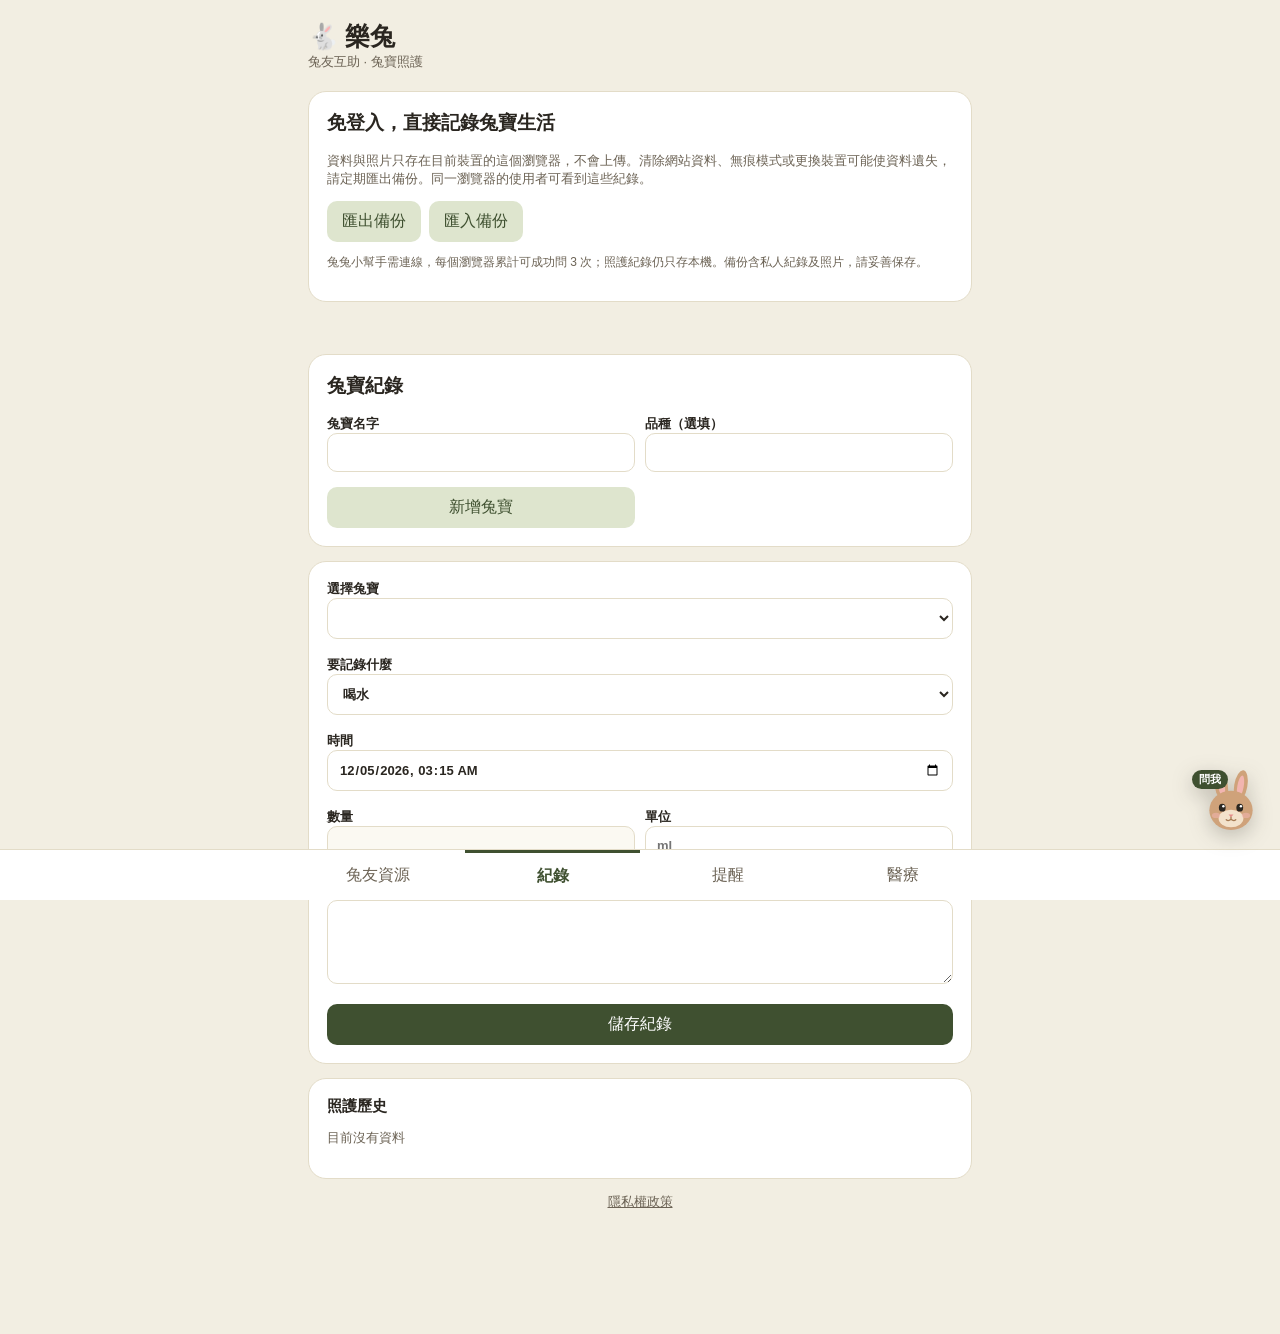
<file: index.html>
<!DOCTYPE html><html lang="zh-Hant-TW"><head><meta charset="UTF-8"><meta name="viewport" content="width=device-width,initial-scale=1,viewport-fit=cover"><title>樂兔 Lobit</title><meta name="theme-color" content="#40502F"><link rel="manifest" href="manifest.json"><link rel="apple-touch-icon" href="icon-192.png"><style>
  :root{
    --bg: #F2EEE2;
    --bg-deep: #EAE4D2;
    --surface: #FFFFFF;
    --surface-soft: #FBF9F2;
    --ink: #2A2620;
    --ink-soft: #6C6355;
    --ink-faint: #9C9384;
    --line: #E3DCC8;
    --moss: #3F5030;
    --moss-deep: #2E3B22;
    --moss-soft: #DEE5CE;
    --clay: #B4763A;
    --clay-soft: #F1DFC4;
    --brick: #B23F27;
    --brick-soft: #F5DAD1;
    --radius-s: 10px;
    --radius-m: 16px;
    --radius-l: 22px;
    --shadow: 0 1px 2px rgba(42,38,32,.06), 0 6px 18px rgba(42,38,32,.07);
  }
  *{box-sizing:border-box;}
  html,body{height:100%;}
  body{
    margin:0;
    font-family:'Noto Sans TC', sans-serif;
    background: var(--bg-deep);
    color: var(--ink);
    -webkit-font-smoothing: antialiased;
  }
  h1,h2,h3,.serif{ font-family:'Noto Serif TC', serif; }
  button{ font-family:inherit; }
  ::selection{ background: var(--moss-soft); }

  #frame{
    max-width: 480px;
    margin: 0 auto;
    min-height: 100vh;
    background: var(--bg);
    position: relative;
    display:flex;
    flex-direction:column;
    box-shadow: 0 0 60px rgba(0,0,0,.18);
  }

  /* ---------- Top bar ---------- */
  .topbar{
    position: sticky; top:0; z-index: 20;
    background: var(--bg);
    padding: 18px 18px 14px;
    display:flex; align-items:center; justify-content:space-between;
    border-bottom: 1px solid var(--line);
  }
  .brand{ display:flex; align-items:baseline; gap:8px; }
  .brand .mark{
    width:30px; height:30px; border-radius: 9px;
    background: var(--moss); color:#fff; display:inline-flex; align-items:center; justify-content:center;
    font-family:'Noto Serif TC',serif; font-weight:700; font-size:15px;
    flex-shrink:0;
  }
  .brand h1{ font-size:19px; margin:0; font-weight:700; letter-spacing:.02em;}
  .brand .tagline{ font-size:11.5px; color:var(--ink-faint); display:block; margin-top:1px; }
  .topbar-actions{ display:flex; gap:8px; align-items:center; }
  .icon-btn{
    width:38px; height:38px; border-radius:50%;
    border:1px solid var(--line); background:var(--surface);
    display:flex; align-items:center; justify-content:center;
    cursor:pointer; color:var(--moss-deep);
  }
  .icon-btn.warn{ border-color: var(--brick); color:var(--brick); }

  /* ---------- Screens ---------- */
  .screen{ display:none; flex:1; padding: 14px 16px 100px; }
  .screen.active{ display:block; }

  /* ---------- Bottom nav ---------- */
  .bottomnav{
    position: sticky; bottom:0; z-index: 30;
    background: var(--surface);
    border-top: 1px solid var(--line);
    display:flex;
    padding: 8px 10px calc(8px + env(safe-area-inset-bottom));
  }
  .navbtn{
    flex:1; display:flex; flex-direction:column; align-items:center; gap:4px;
    background:none; border:none; padding:6px 4px; cursor:pointer;
    color: var(--ink-faint); font-size:11.5px; font-weight:600;
  }
  .navbtn svg{ width:22px; height:22px; }
  .navbtn.active{ color: var(--moss); }

  /* ---------- Cards / chips ---------- */
  .chiprow{ display:flex; gap:8px; overflow-x:auto; padding: 2px 0 14px; scrollbar-width:none; }
  .chiprow::-webkit-scrollbar{ display:none; }
  .chip{
    flex-shrink:0; padding:7px 14px; border-radius: 999px; font-size: 13px; font-weight:600;
    border:1px solid var(--line); background: var(--surface); color: var(--ink-soft); cursor:pointer;
  }
  .chip.active{ background: var(--moss); border-color: var(--moss); color:#fff; }
  .chip.urgent{ border-color: var(--brick-soft); color: var(--brick); }
  .chip.urgent.active{ background: var(--brick); border-color:var(--brick); color:#fff; }

  .card{
    background: var(--surface); border:1px solid var(--line); border-radius: var(--radius-m);
    padding: 16px; margin-bottom: 12px; box-shadow: var(--shadow);
  }

  /* ---------- Community ---------- */
  .composer-entry{
    display:flex; align-items:center; gap:10px; cursor:pointer;
  }
  .avatar{
    width:40px; height:40px; border-radius:50%; flex-shrink:0;
    background: var(--moss-soft); color: var(--moss-deep);
    display:flex; align-items:center; justify-content:center; font-weight:700; font-size:15px;
  }
  .composer-entry .hint{
    flex:1; padding:11px 14px; border-radius: 999px; background: var(--bg-deep);
    color: var(--ink-faint); font-size: 14px;
  }

  .post{ padding:16px; }
  .post-head{ display:flex; align-items:center; gap:10px; margin-bottom:10px; }
  .post-head .who{ flex:1; }
  .post-head .name{ font-weight:700; font-size:14.5px; }
  .post-head .meta{ font-size:12px; color: var(--ink-faint); }
  .tag{
    font-size:11.5px; font-weight:700; padding:3px 9px; border-radius:999px;
    background: var(--moss-soft); color: var(--moss-deep);
  }
  .tag.urgent{ background: var(--brick-soft); color: var(--brick); }
  .post-body{ font-size:14.5px; line-height:1.65; white-space:pre-wrap; margin-bottom:12px;}
  .post-actions{ display:flex; gap:18px; border-top:1px solid var(--line); padding-top:10px; }
  .post-actions button{
    background:none; border:none; display:flex; align-items:center; gap:6px;
    color: var(--ink-soft); font-size:13px; font-weight:600; cursor:pointer; padding:4px 0;
  }
  .post-actions button.liked{ color: var(--clay); }
  .post-actions svg{ width:17px; height:17px; }

  .comments{ margin-top:12px; padding-top:12px; border-top:1px dashed var(--line); display:none; }
  .comments.open{ display:block; }
  .comment{ font-size:13.5px; margin-bottom:8px; line-height:1.5; }
  .comment b{ font-weight:700; }
  .comment-form{ display:flex; gap:8px; margin-top:8px; }
  .comment-form input{ flex:1; }

  /* ---------- Forms ---------- */
  input[type=text], input[type=number], input[type=date], textarea, select{
    width:100%; border:1px solid var(--line); background: var(--surface-soft);
    border-radius: var(--radius-s); padding: 10px 12px; font-size:14px; color:var(--ink);
    font-family:inherit;
  }
  textarea{ resize:vertical; min-height:90px; }
  label.field-label{ font-size:12.5px; font-weight:700; color:var(--ink-soft); display:block; margin:0 0 6px; }
  .field{ margin-bottom:14px; }
  .btn{
    border:none; border-radius: 999px; padding:11px 20px; font-weight:700; font-size:14.5px;
    cursor:pointer; display:inline-flex; align-items:center; justify-content:center; gap:6px;
  }
  .btn-primary{ background: var(--moss); color:#fff; width:100%; }
  .btn-ghost{ background: var(--bg-deep); color:var(--ink); }
  .btn-brick{ background: var(--brick); color:#fff; }
  .row{ display:flex; gap:10px; }
  .row > *{ flex:1; }

  /* ---------- Tracker ---------- */
  .rabbit-strip{ display:flex; gap:10px; overflow-x:auto; padding-bottom:14px; scrollbar-width:none;}
  .rabbit-strip::-webkit-scrollbar{ display:none; }
  .rabbit-chip{
    flex-shrink:0; display:flex; flex-direction:column; align-items:center; gap:6px;
    background:none; border:none; cursor:pointer; width:64px;
  }
  .rabbit-chip .dot{
    width:52px; height:52px; border-radius:50%; display:flex; align-items:center; justify-content:center;
    font-family:'Noto Serif TC',serif; font-weight:700; font-size:18px; color:#fff;
    border: 3px solid transparent;
  }
  .rabbit-chip.active .dot{ border-color: var(--moss); }
  .rabbit-chip span.label{ font-size:11.5px; color:var(--ink-soft); font-weight:600; white-space:nowrap; overflow:hidden; text-overflow:ellipsis; max-width:64px;}
  .rabbit-chip.add .dot{ background: var(--surface); border:2px dashed var(--line); color: var(--ink-faint); }

  .metric-grid{ display:grid; grid-template-columns:1fr 1fr; gap:10px; margin-bottom: 4px;}
  .metric{
    background: var(--surface); border:1px solid var(--line); border-radius: var(--radius-s); padding:12px;
  }
  .metric .k{ font-size:11.5px; color:var(--ink-faint); font-weight:600; margin-bottom:2px;}
  .metric .v{ font-size:19px; font-weight:700; font-family:'Noto Serif TC',serif; }
  .metric .u{ font-size:12px; color:var(--ink-faint); font-weight:500; }

  .segmented{ display:flex; border:1px solid var(--line); border-radius: 999px; overflow:hidden; background:var(--surface-soft); }
  .segmented button{
    flex:1; border:none; background:none; padding:9px 4px; font-size:13px; font-weight:600; color:var(--ink-soft); cursor:pointer;
  }
  .segmented button.active{ background: var(--moss); color:#fff; }

  input[type=range]{ width:100%; accent-color: var(--moss); }
  .range-labels{ display:flex; justify-content:space-between; font-size:11px; color:var(--ink-faint); margin-top:2px;}

  .log-entry{ display:flex; gap:12px; padding:12px 0; border-bottom:1px solid var(--line); }
  .log-entry:last-child{ border-bottom:none; }
  .log-date{ width:56px; flex-shrink:0; text-align:center; }
  .log-date .d{ font-size:18px; font-weight:700; font-family:'Noto Serif TC',serif; }
  .log-date .m{ font-size:10.5px; color:var(--ink-faint); }
  .log-summary{ flex:1; font-size:13px; color:var(--ink-soft); line-height:1.6; }
  .log-summary .flag{ color: var(--brick); font-weight:700; }
  .empty{ text-align:center; padding:40px 20px; color:var(--ink-faint); font-size:13.5px; }
  .empty svg{ width:44px; height:44px; margin-bottom:10px; opacity:.5; }

  /* ---------- Map ---------- */
  #map{ width:100%; height: 260px; border-radius: var(--radius-m); border:1px solid var(--line); margin-bottom:14px; }
  .clinic{ padding:14px; }
  .clinic-name{ font-weight:700; font-size:15px; margin-bottom:2px; }
  .clinic-addr{ font-size:12.5px; color: var(--ink-soft); margin-bottom:8px; }
  .clinic-tags{ display:flex; gap:6px; flex-wrap:wrap; margin-bottom:10px; }
  .mini-tag{ font-size:11px; font-weight:600; background: var(--bg-deep); color:var(--ink-soft); padding:3px 8px; border-radius:999px;}
  .clinic-actions{ display:flex; gap:8px; }
  .clinic-actions a, .clinic-actions button{
    flex:1; text-align:center; text-decoration:none; font-size:12.5px; font-weight:700; padding:8px; border-radius: var(--radius-s);
  }
  .call-btn{ background: var(--moss-soft); color: var(--moss-deep); }
  .nav-btn{ background: var(--clay-soft); color: #7A4A18; }

  .banner{
    background: var(--brick); color:#fff; border-radius: var(--radius-m); padding:14px 16px;
    display:flex; align-items:center; gap:12px; margin-bottom:14px; cursor:pointer;
  }
  .banner svg{ width:26px; height:26px; flex-shrink:0; }
  .banner .t{ font-weight:700; font-size:14px; }
  .banner .s{ font-size:12px; opacity:.9; }

  /* ---------- Modal ---------- */
  .modal-back{
    position:fixed; inset:0; background: rgba(26,22,16,.5); z-index:100;
    display:none; align-items:flex-end; justify-content:center;
  }
  .modal-back.open{ display:flex; }
  .modal{
    background: var(--bg); width:100%; max-width:480px; border-radius: 22px 22px 0 0;
    padding: 18px 18px calc(20px + env(safe-area-inset-bottom)); max-height:88vh; overflow-y:auto;
    animation: slideup .22s ease-out;
  }
  @keyframes slideup{ from{ transform:translateY(24px); opacity:0;} to{ transform:translateY(0); opacity:1;} }
  .modal-head{ display:flex; align-items:center; justify-content:space-between; margin-bottom:16px; }
  .modal-head h2{ font-size:17px; margin:0; }
  .modal-close{ background:none; border:none; color:var(--ink-faint); font-size:22px; cursor:pointer; line-height:1;}

  .steplist{ list-style:none; margin:0; padding:0; counter-reset: step; }
  .steplist li{
    counter-increment: step; position:relative; padding-left:34px; margin-bottom:14px; font-size:13.5px; line-height:1.6;
  }
  .steplist li::before{
    content: counter(step); position:absolute; left:0; top:0;
    width:24px; height:24px; border-radius:50%; background: var(--brick-soft); color:var(--brick);
    font-weight:700; font-size:12.5px; display:flex; align-items:center; justify-content:center;
  }
  .steplist b{ display:block; margin-bottom:2px; }

  .toast{
    position:fixed; left:50%; bottom:96px; transform:translateX(-50%);
    background: var(--ink); color:#fff; padding:10px 18px; border-radius:999px; font-size:13px;
    z-index:200; opacity:0; pointer-events:none; transition: opacity .2s, transform .2s;
    max-width: 85%; text-align:center;
  }
  .toast.show{ opacity:1; transform:translateX(-50%) translateY(-6px); }

  .leaflet-popup-content{ font-family:'Noto Sans TC',sans-serif; font-size:13px; }

  /* ---------- Lock screen ---------- */
  .lock-screen{
    position:fixed; inset:0; z-index:500; background: var(--bg-deep);
    display:flex; align-items:center; justify-content:center; padding:24px;
  }
  .lock-card{
    width:100%; max-width:320px; background: var(--surface); border:1px solid var(--line);
    border-radius: var(--radius-l); padding:32px 24px; text-align:center; box-shadow: var(--shadow);
  }
  .lock-card input{ text-align:center; letter-spacing:.3em; font-size:16px; }
  .lock-card .mark{
    border-radius:12px; background: var(--moss); color:#fff; display:flex; align-items:center; justify-content:center;
    font-family:'Noto Serif TC',serif; font-weight:700;
  }
</style><style>
body{margin:0;background:var(--bg);font-family:'Noto Sans TC',sans-serif;color:var(--ink)}
#app{max-width:700px;margin:auto;padding:20px 18px 110px}header{display:flex;align-items:center;justify-content:space-between;gap:12px;margin-bottom:20px}h1{font-family:'Noto Serif TC',serif;font-size:25px;margin:0}h2{font-size:19px;margin:0 0 16px}h3{font-size:15px;margin:0 0 8px}.muted{color:var(--ink-soft);font-size:13px}.panel{background:white;border:1px solid var(--line);border-radius:18px;padding:18px;margin-bottom:14px}.stack{display:grid;gap:12px}.row2{display:grid;grid-template-columns:1fr 1fr;gap:10px}.actions{display:flex;gap:8px;flex-wrap:wrap}label{font-size:13px;font-weight:700;display:block;margin-bottom:5px}input,select,textarea{box-sizing:border-box;width:100%;border:1px solid var(--line);border-radius:10px;padding:11px;font:inherit;background:white;color:var(--ink)}textarea{min-height:84px}.primary,.secondary,.danger{border:0;border-radius:10px;padding:10px 15px;cursor:pointer;font:inherit}.primary{background:var(--moss);color:white}.secondary{background:var(--moss-soft);color:var(--moss)}.danger{background:var(--brick-soft);color:var(--brick)}button:disabled{opacity:.5}.tabs{position:fixed;bottom:0;left:0;right:0;background:white;display:flex;justify-content:center;border-top:1px solid var(--line);z-index:5}.tabs button{flex:1;max-width:175px;border:0;background:white;padding:13px 4px;color:var(--ink-soft);font:inherit;cursor:pointer}.tabs button.selected{color:var(--moss);font-weight:700;border-top:3px solid var(--moss)}.hidden{display:none!important}.item{border-top:1px solid var(--line);padding:12px 0;white-space:pre-wrap;overflow-wrap:anywhere}.item:first-child{border:0}.small{font-size:12px}.error{color:var(--brick)}.success{color:var(--moss)}.pill{border-radius:30px;padding:4px 10px;background:var(--moss-soft);color:var(--moss);font-size:12px}#message{min-height:20px}form{display:grid;gap:12px}.tabs button{touch-action:manipulation}@media(max-width:460px){.row2{grid-template-columns:1fr}}
</style><style>.userbox{display:flex;align-items:center;gap:8px}.userbox .who{font-size:13px;color:var(--ink-soft);max-width:160px;overflow:hidden;text-overflow:ellipsis;white-space:nowrap}.gbtn{display:inline-flex;align-items:center;gap:8px;border:1px solid var(--line);background:#fff;color:var(--ink);border-radius:999px;padding:9px 16px;font:inherit;font-weight:700;cursor:pointer}.gbtn svg{width:18px;height:18px}.gate{text-align:center;padding:28px 18px}.gate p{margin:0 0 14px}.modal-back{position:fixed;inset:0;background:rgba(26,22,16,.5);z-index:100;display:none;align-items:center;justify-content:center;padding:16px}.modal-back.open{display:flex}.login-card{background:#fff;border-radius:18px;padding:22px;width:100%;max-width:380px;display:grid;gap:14px}.login-card h2{margin:0}.login-card .gbtn{width:100%;justify-content:center}.login-card details{border-top:1px solid var(--line);padding-top:12px}.login-card summary{cursor:pointer;color:var(--ink-soft);font-size:13px}.login-card details form{margin-top:12px}.thread-chips{display:flex;flex-wrap:wrap;gap:8px}.thread-chip{display:inline-block;border:1px solid var(--line);border-radius:999px;padding:7px 14px;font-size:14px;color:var(--ink);text-decoration:none;background:#fff}.line-cta{display:flex;align-items:center;justify-content:space-between;gap:12px;background:#fff;border:1px solid var(--line);border-radius:18px;padding:14px 18px;margin-bottom:14px}.line-cta b{font-size:15px}.line-btn{flex-shrink:0;background:#06C755;color:#fff;text-decoration:none;font-weight:700;border-radius:999px;padding:9px 18px;font-size:14px}.line-btn:hover{background:#05b34c}.adopt-btn{flex-shrink:0;background:var(--clay);color:#fff;text-decoration:none;font-weight:700;border-radius:999px;padding:9px 18px;font-size:14px}.adopt-btn:hover{background:#9C6430}.med-thumbs{display:grid;grid-template-columns:repeat(auto-fill,minmax(76px,1fr));gap:8px;margin:4px 0 12px}.med-thumbs:empty{display:none}.med-thumbs img,.med-thumb{width:100%;aspect-ratio:1;object-fit:cover;border-radius:10px;border:1px solid var(--line);display:block;background:var(--surface-soft)}.med-thumb{padding:0;cursor:zoom-in;overflow:hidden}.med-thumb img{border:0;border-radius:0}.med-card{white-space:normal}.med-date{display:flex;align-items:baseline;gap:8px;flex-wrap:wrap;margin-bottom:4px}.med-date b{font-family:'Noto Serif TC',serif;font-size:17px}.med-notes{white-space:pre-wrap;margin:6px 0}#clinicList{margin-top:12px}.clinic-row{display:flex;align-items:center;gap:8px;border-top:1px solid var(--line);padding:10px 0;flex-wrap:wrap}.clinic-row b{flex:1;min-width:120px}.clinic-row a{font-size:13px;color:var(--moss);text-decoration:none;border:1px solid var(--line);border-radius:999px;padding:4px 10px}.lightbox{position:fixed;inset:0;z-index:200;background:rgba(15,12,9,.92);display:flex;align-items:center;justify-content:center}.lightbox[hidden]{display:none}.lightbox img{max-width:94vw;max-height:82vh;object-fit:contain;border-radius:6px;background:#fff}.lb-close{position:absolute;top:14px;right:14px;width:42px;height:42px;border-radius:50%;border:0;background:rgba(255,255,255,.15);color:#fff;font-size:20px;cursor:pointer}.lb-nav{position:absolute;top:50%;transform:translateY(-50%);width:44px;height:64px;border:0;background:rgba(255,255,255,.12);color:#fff;font-size:34px;cursor:pointer;border-radius:10px}.lb-prev{left:8px}.lb-next{right:8px}.lb-bar{position:absolute;bottom:16px;left:0;right:0;display:flex;justify-content:center;gap:16px;color:#fff;font-size:14px}.lb-bar a{color:#fff}.thread-chip:hover{background:var(--moss-soft);color:var(--moss)}</style><script src="local-db.js?v=local-20261124" defer></script><script src="app.js?v=local-20261124" defer></script><link rel="stylesheet" href="rabbit-bot.css?v=device3-20261125"><script src="config.js?v=device3-20261125" defer></script><script src="rabbit-bot.js?v=device3-20261125" defer></script></head><body><main id="app"><header><div><h1>🐇 樂兔</h1><div class="muted">兔友互助 · 兔寶照護</div></div></header><section class="panel"><h2>免登入，直接記錄兔寶生活</h2><p class="muted">資料與照片只存在目前裝置的這個瀏覽器，不會上傳。清除網站資料、無痕模式或更換裝置可能使資料遺失，請定期匯出備份。同一瀏覽器的使用者可看到這些紀錄。</p><div class="actions"><button class="secondary" id="exportBackup">匯出備份</button><label class="secondary" for="importBackup" style="cursor:pointer;margin:0">匯入備份</label><input id="importBackup" type="file" accept=".json,application/json" hidden></div><p class="muted small">兔兔小幫手需連線，每個瀏覽器累計可成功問 3 次；照護紀錄仍只存本機。備份含私人紀錄及照片，請妥善保存。</p></section><p id="message" role="status"></p>
<div id="mainApp"><section id="community" class="page hidden"><div class="panel"><h2>兔友資源</h2><p class="muted">本機版不提供公開發文與回覆。以下外部社群連結需連線使用；舊版雲端資料仍保留於原專案，不會自動搬移。</p></div><div class="line-cta"><div><b>加入 LINE「Lobit 樂兔」</b><div class="muted">收到兔子照護知識和開發進度</div></div><a class="line-btn" href="https://line.me/R/ti/p/@140qsxou" target="_blank" rel="noopener noreferrer">加好友</a></div><div class="line-cta adopt-cta"><div><b>🐰 想養兔子嗎？以認養代替購買</b><div class="muted">台灣愛兔協會有許多等待新家的兔子</div></div><a class="adopt-btn" href="https://www.loverabbit.org/products/all/1" target="_blank" rel="noopener noreferrer">我要認養</a></div><div class="panel"><h2 style="margin-bottom:6px">Threads 上的兔友討論</h2><p class="muted" style="margin:0 0 12px">點選主題會開啟 Threads，手機有安裝 App 會直接跳過去。</p><div class="thread-chips"><a class="thread-chip" target="_blank" rel="noopener noreferrer" href="https://www.threads.com/search?q=%E5%85%94%E5%AD%90">#兔子</a><a class="thread-chip" target="_blank" rel="noopener noreferrer" href="https://www.threads.com/search?q=%E9%A4%8A%E5%85%94">#養兔</a><a class="thread-chip" target="_blank" rel="noopener noreferrer" href="https://www.threads.com/search?q=%E5%85%94%E5%85%94%E6%97%A5%E5%B8%B8">#兔兔日常</a><a class="thread-chip" target="_blank" rel="noopener noreferrer" href="https://www.threads.com/search?q=%E5%AF%B5%E7%89%A9%E5%85%94">#寵物兔</a><a class="thread-chip" target="_blank" rel="noopener noreferrer" href="https://www.threads.com/search?q=%E5%85%94%E5%AD%90%E5%81%A5%E5%BA%B7">#兔子健康</a><a class="thread-chip" target="_blank" rel="noopener noreferrer" href="https://www.threads.com/search?q=%E5%85%94%E5%AD%90%E9%A0%98%E9%A4%8A">#兔子領養</a></div></div></section>
<section id="records" class="page"><div class=" "><div class="panel"><h2>兔寶紀錄</h2><form id="rabbitForm" class="row2"><label>兔寶名字<input name="name" required maxlength="60"></label><label>品種（選填）<input name="breed" maxlength="80"></label><button class="secondary">新增兔寶</button></form></div><div class="panel stack"><label>選擇兔寶<select id="rabbitRecord"></select></label><form id="careForm"><label>要記錄什麼<select name="kind" id="careKind"><option value="water">喝水</option><option value="poop">便便</option><option value="food">飲食</option><option value="medication">吃藥</option><option value="energy">精神狀況</option><option value="other">其他</option></select></label><label>時間<input name="occurred_at" type="datetime-local" required></label><div id="amountBox" class="row2"><label>數量<input name="amount" type="number" step="any" min="0"></label><label>單位<input name="unit" placeholder="ml、顆、mg 等" maxlength="30"></label></div><label>說明（藥名、便便狀況等）<textarea name="detail" maxlength="2000"></textarea></label><button class="primary">儲存紀錄</button></form></div><div id="careList" class="panel"></div></div></section>
<section id="reminders" class="page hidden"><div class=" "><div class="panel"><h2>提醒</h2><p class="muted">開啟網站時顯示到期事項；可加入手機行事曆。是否發出通知取決於行事曆的匯入結果及通知設定。</p><form id="reminderForm"><label>選擇兔寶<select id="rabbitReminder" name="rabbit_id"></select></label><label>提醒事項<input name="title" placeholder="例如：餵藥、回診" maxlength="120" required></label><label>提醒時間<input name="due_at" type="datetime-local" required></label><button class="primary">新增提醒</button></form></div><div id="reminderList" class="panel"></div></div></section>
<section id="medical" class="page hidden"><div class=" "><div class="panel"><h2>醫療紀錄</h2><p class="muted">就診資料與照片保存在目前瀏覽器。用藥請依獸醫指示。</p><form id="medicalForm"><label>選擇兔寶<select id="rabbitMedical" name="rabbit_id"></select></label><label>就診日期<input name="visited_at" type="date" required></label><label>醫院／獸醫<input name="clinic" maxlength="150" list="clinicOptions" placeholder="可從常用醫院選擇" autocomplete="off"></label><datalist id="clinicOptions"></datalist><label>就診原因<input name="reason" maxlength="300" placeholder="例如：回診、腸胃停滯"></label><label>醫囑與備註（選填）<textarea name="notes" maxlength="3000"></textarea></label><label>單據／處方照片（可多張，最多 6 張）<input id="medPhotoInput" type="file" accept="image/*" multiple></label><div id="medPhotoPreview" class="med-thumbs"></div><button class="primary" id="medSubmit">儲存就診紀錄</button></form></div><div id="medicalList" class="panel"></div><div class="panel"><h3>我的常用醫院</h3><p class="muted">存好後，填寫就診紀錄時可以直接選。</p><form id="clinicForm"><label>醫院名稱<input name="name" maxlength="150" required></label><div class="row2"><label>電話（選填）<input name="phone" type="tel" maxlength="40"></label><label>地址（選填）<input name="address" maxlength="300"></label></div><button class="secondary">儲存醫院</button></form><div id="clinicList"></div></div></div><div class="panel"><h3>尋找兔科院所</h3><p class="muted">會用你目前的位置，從附近開始找。就診前請先致電確認是否收治兔子及當日門診時間。</p><button type="button" class="primary" id="nearbyVet">📍 找我附近的兔科醫院</button><p id="nearbyNote" class="muted small" style="margin:8px 0 0"></p></div></section><p class="muted" style="text-align:center"><a href="privacy.html" style="color:inherit">隱私權政策</a></p><nav class="tabs" aria-label="主要功能"><button data-page="community" class="">兔友資源</button><button data-page="records" class="selected">紀錄</button><button data-page="reminders" class="">提醒</button><button data-page="medical" class="">醫療</button></nav></div></main>
<div id="lightbox" class="lightbox" hidden role="dialog" aria-modal="true" aria-label="單據照片"><button type="button" class="lb-close" aria-label="關閉">✕</button><button type="button" class="lb-nav lb-prev" aria-label="上一張">‹</button><img alt="單據照片"><button type="button" class="lb-nav lb-next" aria-label="下一張">›</button><div class="lb-bar"><span class="lb-count"></span><a class="lb-open" target="_blank" rel="noopener">開新視窗</a></div></div></body></html>
</file>
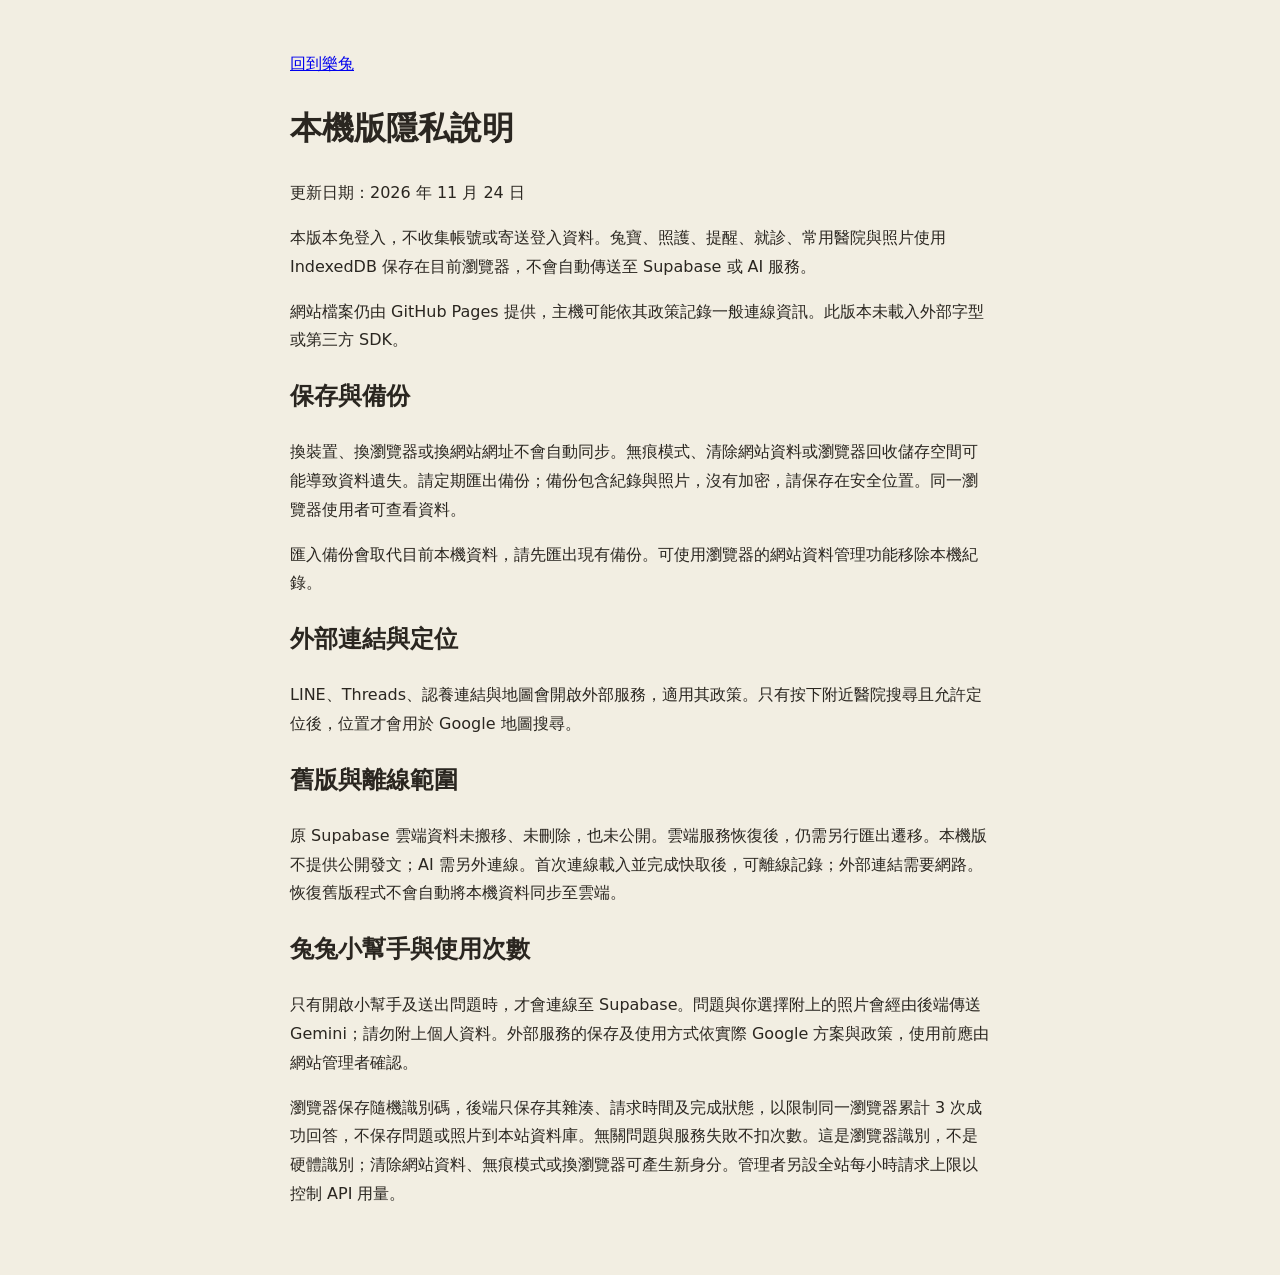
<file: privacy.html>
<!DOCTYPE html><html lang="zh-Hant-TW"><meta charset="utf-8"><meta name="viewport" content="width=device-width,initial-scale=1"><title>本機版隱私說明｜樂兔</title><style>body{font-family:system-ui;line-height:1.8;max-width:700px;margin:30px auto;padding:20px;background:#F2EEE2;color:#2A2620}</style><a href="index.html">回到樂兔</a><h1>本機版隱私說明</h1><p>更新日期：2026 年 11 月 24 日</p><p>本版本免登入，不收集帳號或寄送登入資料。兔寶、照護、提醒、就診、常用醫院與照片使用 IndexedDB 保存在目前瀏覽器，不會自動傳送至 Supabase 或 AI 服務。</p><p>網站檔案仍由 GitHub Pages 提供，主機可能依其政策記錄一般連線資訊。此版本未載入外部字型或第三方 SDK。</p><h2>保存與備份</h2><p>換裝置、換瀏覽器或換網站網址不會自動同步。無痕模式、清除網站資料或瀏覽器回收儲存空間可能導致資料遺失。請定期匯出備份；備份包含紀錄與照片，沒有加密，請保存在安全位置。同一瀏覽器使用者可查看資料。</p><p>匯入備份會取代目前本機資料，請先匯出現有備份。可使用瀏覽器的網站資料管理功能移除本機紀錄。</p><h2>外部連結與定位</h2><p>LINE、Threads、認養連結與地圖會開啟外部服務，適用其政策。只有按下附近醫院搜尋且允許定位後，位置才會用於 Google 地圖搜尋。</p><h2>舊版與離線範圍</h2><p>原 Supabase 雲端資料未搬移、未刪除，也未公開。雲端服務恢復後，仍需另行匯出遷移。本機版不提供公開發文；AI 需另外連線。首次連線載入並完成快取後，可離線記錄；外部連結需要網路。恢復舊版程式不會自動將本機資料同步至雲端。</p><h2>兔兔小幫手與使用次數</h2><p>只有開啟小幫手及送出問題時，才會連線至 Supabase。問題與你選擇附上的照片會經由後端傳送 Gemini；請勿附上個人資料。外部服務的保存及使用方式依實際 Google 方案與政策，使用前應由網站管理者確認。</p><p>瀏覽器保存隨機識別碼，後端只保存其雜湊、請求時間及完成狀態，以限制同一瀏覽器累計 3 次成功回答，不保存問題或照片到本站資料庫。無關問題與服務失敗不扣次數。這是瀏覽器識別，不是硬體識別；清除網站資料、無痕模式或換瀏覽器可產生新身分。管理者另設全站每小時請求上限以控制 API 用量。</p></html>
</file>
<file: rabbit-bot.css>
/* 兔兔小幫手：浮動 AI 機器人 */
.rb-bunny{--rb-fur:#CFA27A;--rb-shade:#A57A52;--rb-belly:#F3E2CB;--rb-ear:#F2B5B0;--rb-eye:#2A2620;--rb-line:transparent;display:block}
.rb-bunny[data-color="white"]{--rb-fur:#FBF8F3;--rb-shade:#E6DED1;--rb-belly:#FFFFFF;--rb-ear:#F6C2BD;--rb-line:#CFC5B4}
.rb-bunny[data-color="gray"]{--rb-fur:#A3A19D;--rb-shade:#83817D;--rb-belly:#DAD7D1;--rb-ear:#E9AFAA}
.rb-bunny[data-color="black"]{--rb-fur:#34302C;--rb-shade:#211E1B;--rb-belly:#5E5650;--rb-ear:#C98F8A;--rb-eye:#0E0C0A}
.rb-bunny[data-color="brown"]{--rb-fur:#CFA27A;--rb-shade:#A57A52;--rb-belly:#F3E2CB}

#rbFab{position:fixed;right:16px;bottom:calc(66px + env(safe-area-inset-bottom));z-index:60;width:66px;height:66px;border:0;padding:0;background:transparent;cursor:pointer;filter:drop-shadow(0 6px 10px rgba(42,38,32,.25));animation:rb-hop 4.5s ease-in-out infinite;-webkit-tap-highlight-color:transparent}
#rbFab .rb-bunny{width:66px;height:66px}
#rbFab:hover{animation-play-state:paused;transform:translateY(-3px) scale(1.04)}
#rbFab:focus-visible{outline:3px solid var(--moss,#3F5030);outline-offset:3px;border-radius:50%}
#rbFab .rb-badge{position:absolute;top:2px;left:-6px;background:var(--moss,#3F5030);color:#fff;font-size:11px;font-weight:700;border-radius:999px;padding:2px 7px;white-space:nowrap}
#rbFab.rb-open{animation:none}
#rbFab.rb-open .rb-badge{display:none}
@keyframes rb-hop{0%,80%,100%{transform:translateY(0)}86%{transform:translateY(-9px)}92%{transform:translateY(0)}95%{transform:translateY(-3px)}}
@media (prefers-reduced-motion:reduce){#rbFab{animation:none}}

#rbPanel{position:fixed;right:16px;bottom:calc(140px + env(safe-area-inset-bottom));z-index:61;width:min(370px,calc(100vw - 24px));height:min(580px,calc(100dvh - 170px));background:#fff;border:1px solid var(--line,#E3DCC8);border-radius:20px;box-shadow:0 14px 40px rgba(42,38,32,.22);display:flex;flex-direction:column;overflow:hidden;transform-origin:bottom right;transition:transform .18s ease,opacity .18s ease}
#rbPanel[hidden]{display:flex;opacity:0;transform:scale(.92) translateY(8px);pointer-events:none;visibility:hidden}
@media (max-width:420px){#rbPanel{right:12px;left:12px;width:auto}}

.rb-head{display:flex;align-items:center;gap:10px;padding:12px 12px 10px 14px;background:var(--surface-soft,#FBF9F2);border-bottom:1px solid var(--line,#E3DCC8)}
.rb-head .rb-bunny{width:36px;height:36px;flex-shrink:0}
.rb-head-text{flex:1;min-width:0}
.rb-head-text b{display:block;font-size:15px}
.rb-head-text span{font-size:12px;color:var(--ink-faint,#9C9384)}
.rb-iconbtn{width:34px;height:34px;border-radius:50%;border:1px solid var(--line,#E3DCC8);background:#fff;color:var(--ink-soft,#6C6355);display:inline-flex;align-items:center;justify-content:center;cursor:pointer;flex-shrink:0;padding:0}
.rb-iconbtn svg{width:18px;height:18px}
.rb-iconbtn[aria-expanded="true"]{background:var(--moss-soft,#DEE5CE);color:var(--moss,#3F5030);border-color:transparent}

.rb-colors{display:flex;gap:8px;padding:10px 14px;border-bottom:1px solid var(--line,#E3DCC8);background:#fff;align-items:center}
.rb-colors[hidden]{display:none}
.rb-colors small{color:var(--ink-soft,#6C6355);margin-right:auto;font-size:12px}
.rb-swatch{display:flex;flex-direction:column;align-items:center;gap:2px;border:2px solid transparent;border-radius:12px;background:var(--surface-soft,#FBF9F2);padding:4px 5px 3px;cursor:pointer;font:inherit;font-size:11px;color:var(--ink-soft,#6C6355)}
.rb-swatch .rb-bunny{width:30px;height:30px}
.rb-swatch[aria-checked="true"]{border-color:var(--moss,#3F5030);color:var(--moss,#3F5030);font-weight:700}

.rb-modes{display:flex;gap:6px;padding:10px 12px;overflow-x:auto;border-bottom:1px solid var(--line,#E3DCC8)}
.rb-mode{flex-shrink:0;border:1px solid var(--line,#E3DCC8);background:#fff;border-radius:999px;padding:6px 12px;font:inherit;font-size:13px;color:var(--ink-soft,#6C6355);cursor:pointer}
.rb-mode[aria-pressed="true"]{background:var(--moss,#3F5030);border-color:var(--moss,#3F5030);color:#fff}

.rb-log{flex:1;overflow-y:auto;padding:12px;display:flex;flex-direction:column;gap:10px;background:#fff}
.rb-msg{max-width:88%;padding:9px 12px;border-radius:14px;font-size:14px;line-height:1.6;word-break:break-word}
.rb-msg p{margin:0 0 6px}.rb-msg p:last-child{margin:0}
.rb-msg ul{margin:4px 0 6px;padding-left:18px}
.rb-bot{align-self:flex-start;background:var(--surface-soft,#FBF9F2);border:1px solid var(--line,#E3DCC8);border-bottom-left-radius:4px}
.rb-user{align-self:flex-end;background:var(--moss,#3F5030);color:#fff;border-bottom-right-radius:4px}
.rb-user img{display:block;max-width:180px;max-height:180px;border-radius:10px;margin-bottom:6px;object-fit:cover}
.rb-err{align-self:center;background:var(--brick-soft,#F5DAD1);color:var(--brick,#B23F27);font-size:13px}
.rb-typing{display:inline-flex;gap:4px}
.rb-typing i{width:6px;height:6px;border-radius:50%;background:var(--ink-faint,#9C9384);animation:rb-dot 1s infinite}
.rb-typing i:nth-child(2){animation-delay:.15s}.rb-typing i:nth-child(3){animation-delay:.3s}
@keyframes rb-dot{0%,100%{opacity:.3;transform:translateY(0)}50%{opacity:1;transform:translateY(-3px)}}
.rb-suggest{display:flex;flex-wrap:wrap;gap:6px}
.rb-suggest button{border:1px dashed var(--clay,#B4763A);background:var(--clay-soft,#F1DFC4);color:#6E4520;border-radius:999px;padding:5px 11px;font:inherit;font-size:12.5px;cursor:pointer}

.rb-preview{display:flex;align-items:center;gap:8px;padding:8px 12px 0}
.rb-preview[hidden]{display:none}
.rb-preview img{width:52px;height:52px;object-fit:cover;border-radius:10px;border:1px solid var(--line,#E3DCC8)}
.rb-preview span{font-size:12px;color:var(--ink-soft,#6C6355);flex:1}

.rb-form{display:flex;gap:8px;align-items:flex-end;padding:10px 12px;border-top:1px solid var(--line,#E3DCC8)}
.rb-form textarea{flex:1;resize:none;border:1px solid var(--line,#E3DCC8);border-radius:14px;padding:9px 12px;font:inherit;font-size:14px;max-height:110px;min-height:40px;line-height:1.45;background:var(--surface-soft,#FBF9F2);color:var(--ink,#2A2620)}
.rb-form textarea:focus{outline:2px solid var(--moss-soft,#DEE5CE);border-color:var(--moss,#3F5030)}
.rb-send{background:var(--moss,#3F5030);color:#fff;border-color:transparent}
.rb-send:disabled{opacity:.45;cursor:default}
.rb-note{margin:0;padding:0 12px 10px;font-size:11px;color:var(--ink-faint,#9C9384);text-align:center}
.rb-gate{margin:auto;text-align:center;padding:20px;color:var(--ink-soft,#6C6355);font-size:14px}
.rb-gate button{margin-top:10px}
</file>
